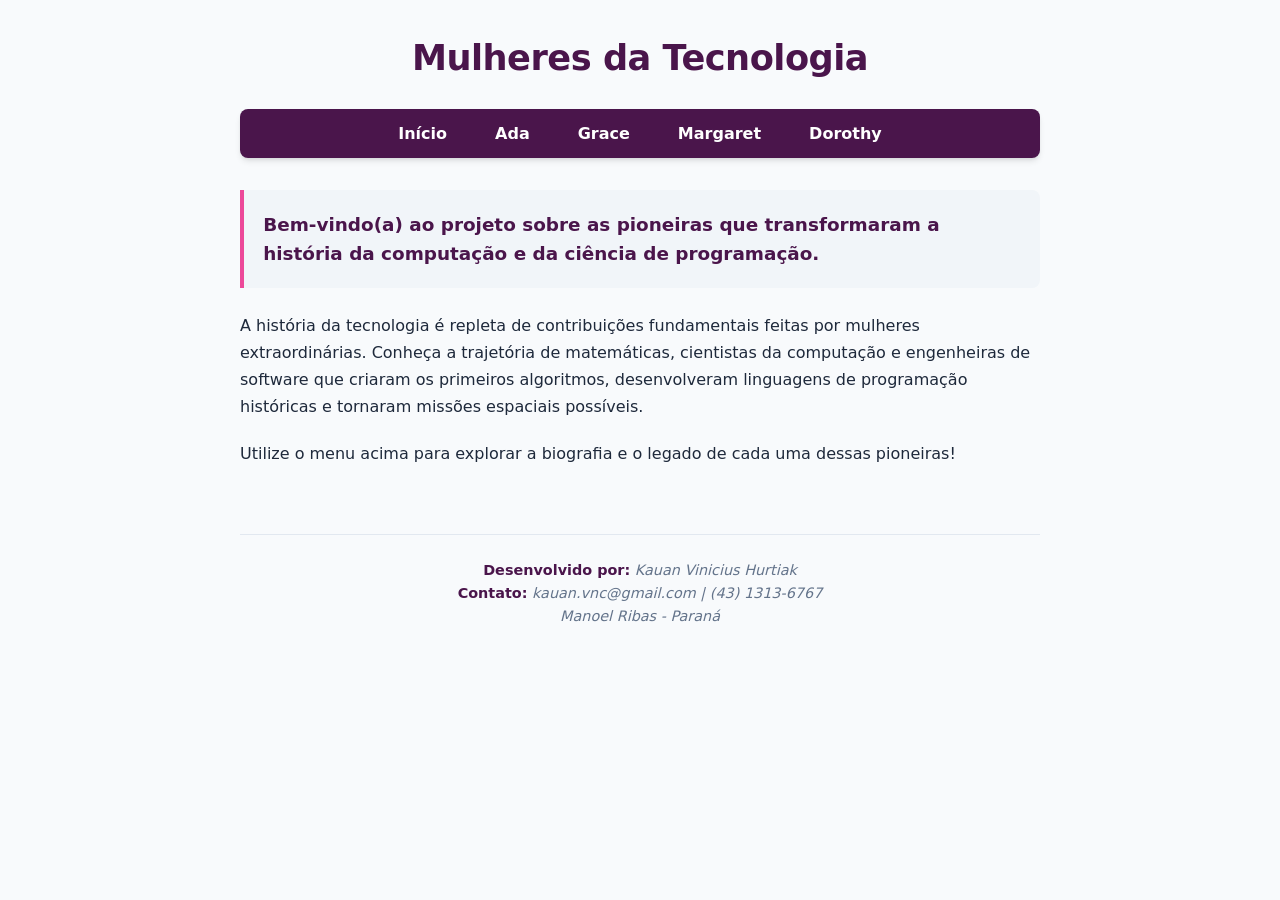
<file: index.html>
<!DOCTYPE html>
<html lang="pt-BR">

<head>
    <meta charset="UTF-8">
    <meta name="viewport" content="width=device-width, initial-scale=1.0">
    <title>Mulheres na Tecnologia - Página Inicial</title>
    <link rel="stylesheet" href="reset.css">
    <link rel="stylesheet" href="style.css"> 
</head>

<body>

    <header class="cabecalho">
        <h1 id="titulo">Mulheres da Tecnologia</h1>
    </header>
    
    <nav class="menu">
        <ul>
            <li><a href="index.html">Início</a></li>
            <li><a href="ada.html">Ada</a></li>
            <li><a href="grace.html">Grace</a></li>
            <li><a href="margareth.html">Margaret</a></li>
            <li><a href="dorothy.html">Dorothy</a></li>
        </ul>
    </nav>

    <main>
        <p class="titulo">
            Bem-vindo(a) ao projeto sobre as pioneiras que transformaram a história da computação e da ciência de programação.
        </p>

        <p class="texto">
            A história da tecnologia é repleta de contribuições fundamentais feitas por mulheres extraordinárias. Conheça a trajetória de matemáticas, cientistas da computação e engenheiras de software que criaram os primeiros algoritmos, desenvolveram linguagens de programação históricas e tornaram missões espaciais possíveis.
        </p>

        <p class="texto">
            Utilize o menu acima para explorar a biografia e o legado de cada uma dessas pioneiras!
        </p>
    </main>

    <footer>
        <p>
            <b>Desenvolvido por:</b> <i>Kauan Vinicius Hurtiak</i> <br>
            <b>Contato:</b> <i>kauan.vnc@gmail.com | (43) 1313-6767</i> <br>
            <i>Manoel Ribas - Paraná</i> 
        </p>
    </footer>

</body>

</html>
</file>
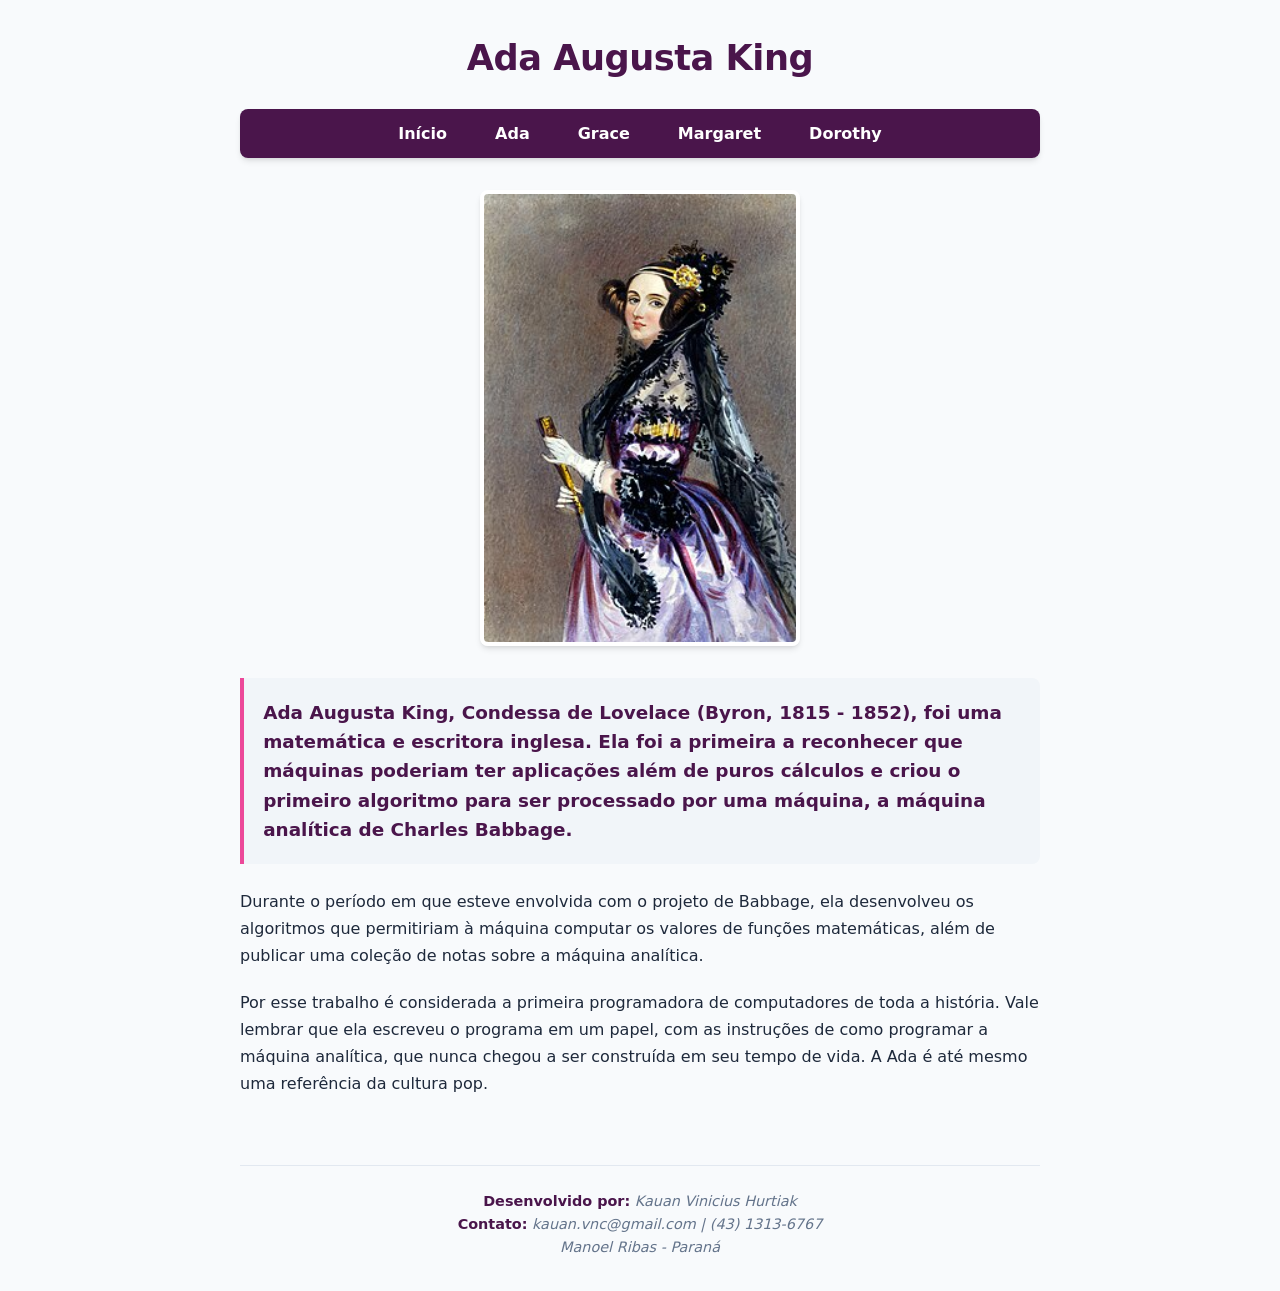
<file: ada.html>
<!DOCTYPE html>
<html lang="pt-BR">
<head>
    <meta charset="UTF-8">
    <meta name="viewport" content="width=device-width, initial-scale=1.0">
    <title>Ada Augusta King - Ada Lovelace</title>
    <link rel="stylesheet" href="reset.css">
    <link rel="stylesheet" href="style.css">
</head>

<body>
    <header class="cabecalho">
        <h1 id="titulo">Ada Augusta King</h1>
    </header>
  
    <nav class="menu">
        <ul>
            <li><a href="index.html">Início</a></li>
            <li><a href="ada.html">Ada</a></li>
            <li><a href="grace.html">Grace</a></li>
            <li><a href="margareth.html">Margaret</a></li>
            <li><a href="dorothy.html">Dorothy</a></li>
        </ul>
    </nav>

    <main>
        <img src="Ada-Augusta-King.jpg" alt="Retrato de Ada Lovelace" class="imgcentro">
        
        <p class="titulo">Ada Augusta King, Condessa de Lovelace (Byron, 1815 - 1852), foi uma matemática e escritora inglesa. Ela foi a primeira a reconhecer que máquinas poderiam ter aplicações além de puros cálculos e criou o primeiro algoritmo para ser processado por uma máquina, a máquina analítica de Charles Babbage.</p>

        <p class="texto">Durante o período em que esteve envolvida com o projeto de Babbage, ela desenvolveu os algoritmos que permitiriam à máquina computar os valores de funções matemáticas, além de publicar uma coleção de notas sobre a máquina analítica.</p> 

        <p class="texto">Por esse trabalho é considerada a primeira programadora de computadores de toda a história. Vale lembrar que ela escreveu o programa em um papel, com as instruções de como programar a máquina analítica, que nunca chegou a ser construída em seu tempo de vida. A Ada é até mesmo uma referência da cultura pop.</p>
    </main>

    <footer>
        <p>
            <b>Desenvolvido por:</b> <i>Kauan Vinicius Hurtiak</i> <br>
            <b>Contato:</b> <i>kauan.vnc@gmail.com | (43) 1313-6767</i> <br>
            <i>Manoel Ribas - Paraná</i> 
        </p>
    </footer>
</body>
</html>
</file>
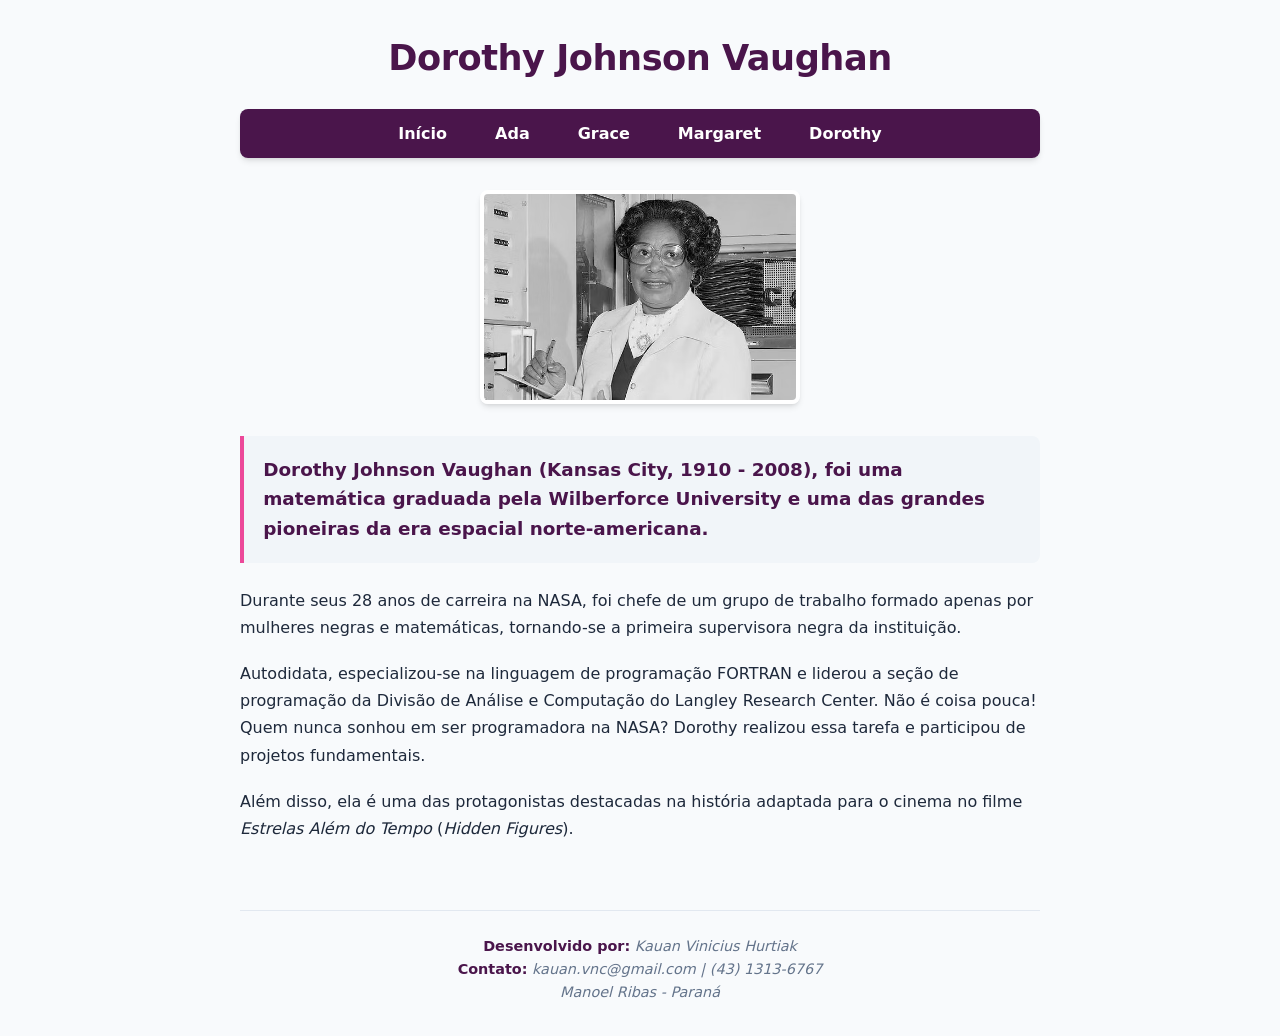
<file: dorothy.html>
<!DOCTYPE html>
<html lang="pt-BR">
<head>
    <meta charset="UTF-8">
    <meta name="viewport" content="width=device-width, initial-scale=1.0">
    <title>Dorothy Johnson Vaughan</title>
    <link rel="stylesheet" href="reset.css">
    <link rel="stylesheet" href="style.css">
</head>

<body>
    <header class="cabecalho">
        <h1 id="titulo">Dorothy Johnson Vaughan</h1>
    </header>
    
    <nav class="menu">
        <ul>
            <li><a href="index.html">Início</a></li>
            <li><a href="ada.html">Ada</a></li>
            <li><a href="grace.html">Grace</a></li>
            <li><a href="margareth.html">Margaret</a></li>
            <li><a href="dorothy.html">Dorothy</a></li>
        </ul>
    </nav>

    <main>
        <img src="Dorothy.avif" alt="Foto de Dorothy Johnson Vaughan" class="imgcentro">

        <p class="titulo">Dorothy Johnson Vaughan (Kansas City, 1910 - 2008), foi uma matemática graduada pela Wilberforce University e uma das grandes pioneiras da era espacial norte-americana.</p>

        <p class="texto">Durante seus 28 anos de carreira na NASA, foi chefe de um grupo de trabalho formado apenas por mulheres negras e matemáticas, tornando-se a primeira supervisora negra da instituição.</p>
            
        <p class="texto">Autodidata, especializou-se na linguagem de programação FORTRAN e liderou a seção de programação da Divisão de Análise e Computação do Langley Research Center. Não é coisa pouca! Quem nunca sonhou em ser programadora na NASA? Dorothy realizou essa tarefa e participou de projetos fundamentais.</p>
            
        <p class="texto">Além disso, ela é uma das protagonistas destacadas na história adaptada para o cinema no filme <i>Estrelas Além do Tempo</i> (<i>Hidden Figures</i>).</p>
    </main>

    <footer>
        <p>
            <b>Desenvolvido por:</b> <i>Kauan Vinicius Hurtiak</i> <br>
            <b>Contato:</b> <i>kauan.vnc@gmail.com | (43) 1313-6767</i> <br>
            <i>Manoel Ribas - Paraná</i> 
        </p>
    </footer>
</body>
</html>
</file>
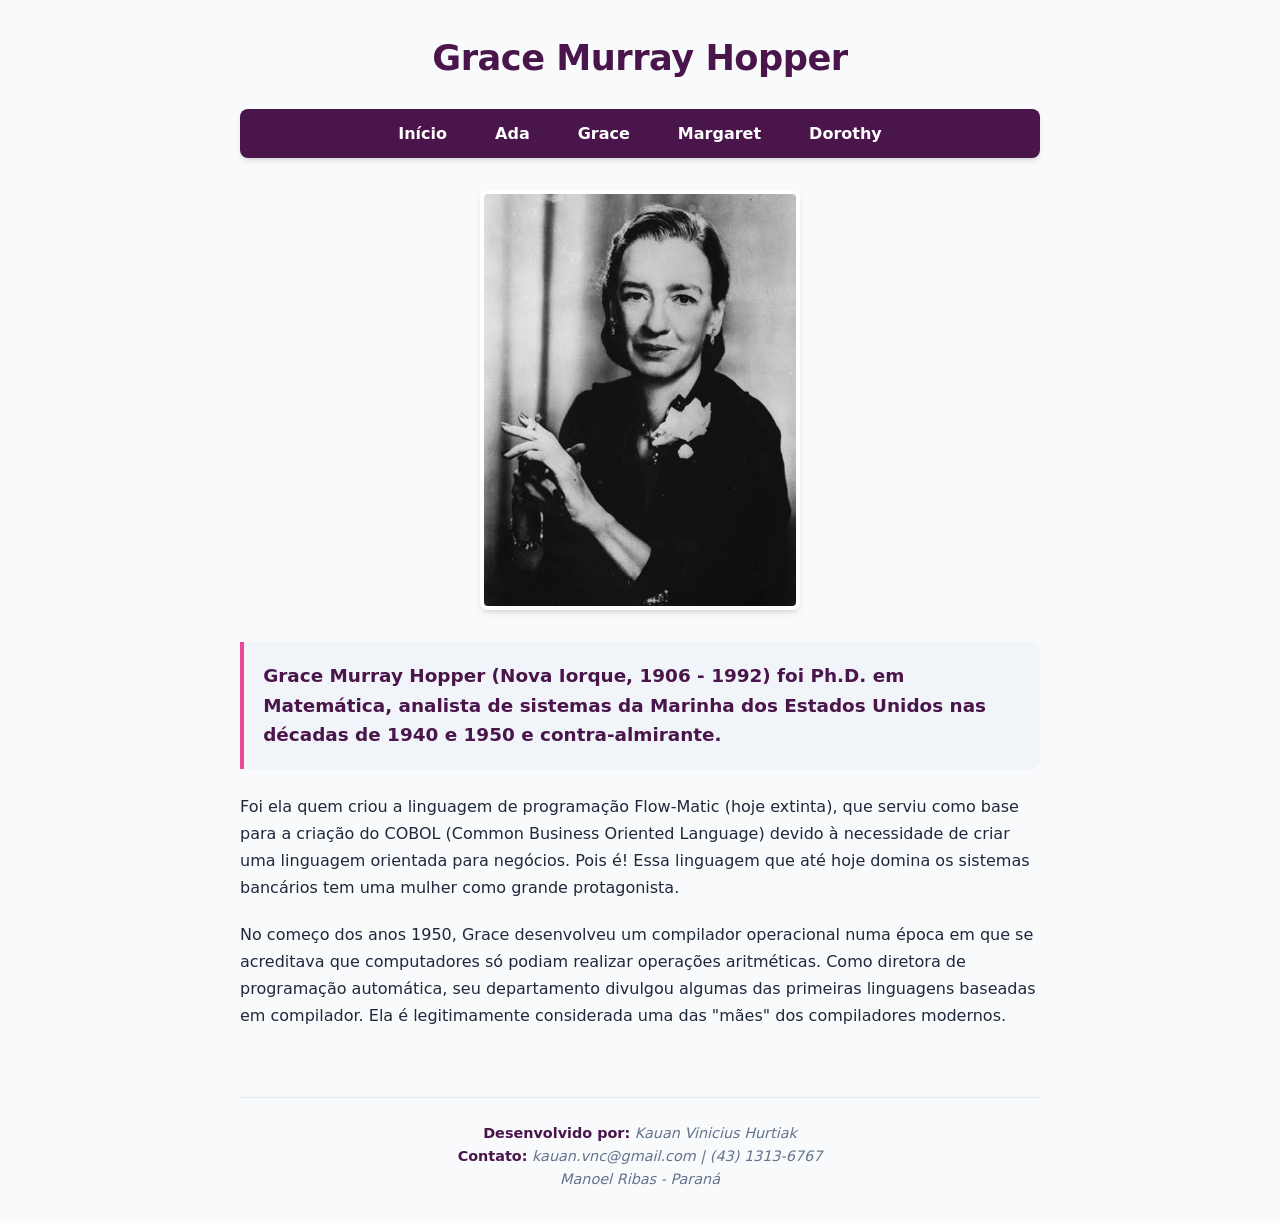
<file: grace.html>
<!DOCTYPE html>
<html lang="pt-BR">
<head>
    <meta charset="UTF-8">
    <meta name="viewport" content="width=device-width, initial-scale=1.0">
    <title>Grace Murray Hopper</title>
    <link rel="stylesheet" href="reset.css">
    <link rel="stylesheet" href="style.css">
</head>

<body>
    <header class="cabecalho">
        <h1 id="titulo">Grace Murray Hopper</h1>
    </header>

    <nav class="menu">
        <ul>
            <li><a href="index.html">Início</a></li>
            <li><a href="ada.html">Ada</a></li>
            <li><a href="grace.html">Grace</a></li>
            <li><a href="margareth.html">Margaret</a></li>
            <li><a href="dorothy.html">Dorothy</a></li>
        </ul>
    </nav>

    <main>
        <img src="Grace.jpeg" alt="Foto de Grace Murray Hopper" class="imgcentro">

        <p class="titulo">Grace Murray Hopper (Nova Iorque, 1906 - 1992) foi Ph.D. em Matemática, analista de sistemas da Marinha dos Estados Unidos nas décadas de 1940 e 1950 e contra-almirante.</p>

        <p class="texto">Foi ela quem criou a linguagem de programação Flow-Matic (hoje extinta), que serviu como base para a criação do COBOL (Common Business Oriented Language) devido à necessidade de criar uma linguagem orientada para negócios. Pois é! Essa linguagem que até hoje domina os sistemas bancários tem uma mulher como grande protagonista.</p>

        <p class="texto">No começo dos anos 1950, Grace desenvolveu um compilador operacional numa época em que se acreditava que computadores só podiam realizar operações aritméticas. Como diretora de programação automática, seu departamento divulgou algumas das primeiras linguagens baseadas em compilador. Ela é legitimamente considerada uma das "mães" dos compiladores modernos.</p>
    </main>

    <footer>
        <p>
            <b>Desenvolvido por:</b> <i>Kauan Vinicius Hurtiak</i> <br>
            <b>Contato:</b> <i>kauan.vnc@gmail.com | (43) 1313-6767</i> <br>
            <i>Manoel Ribas - Paraná</i> 
        </p>
    </footer>
</body>
</html>
</file>
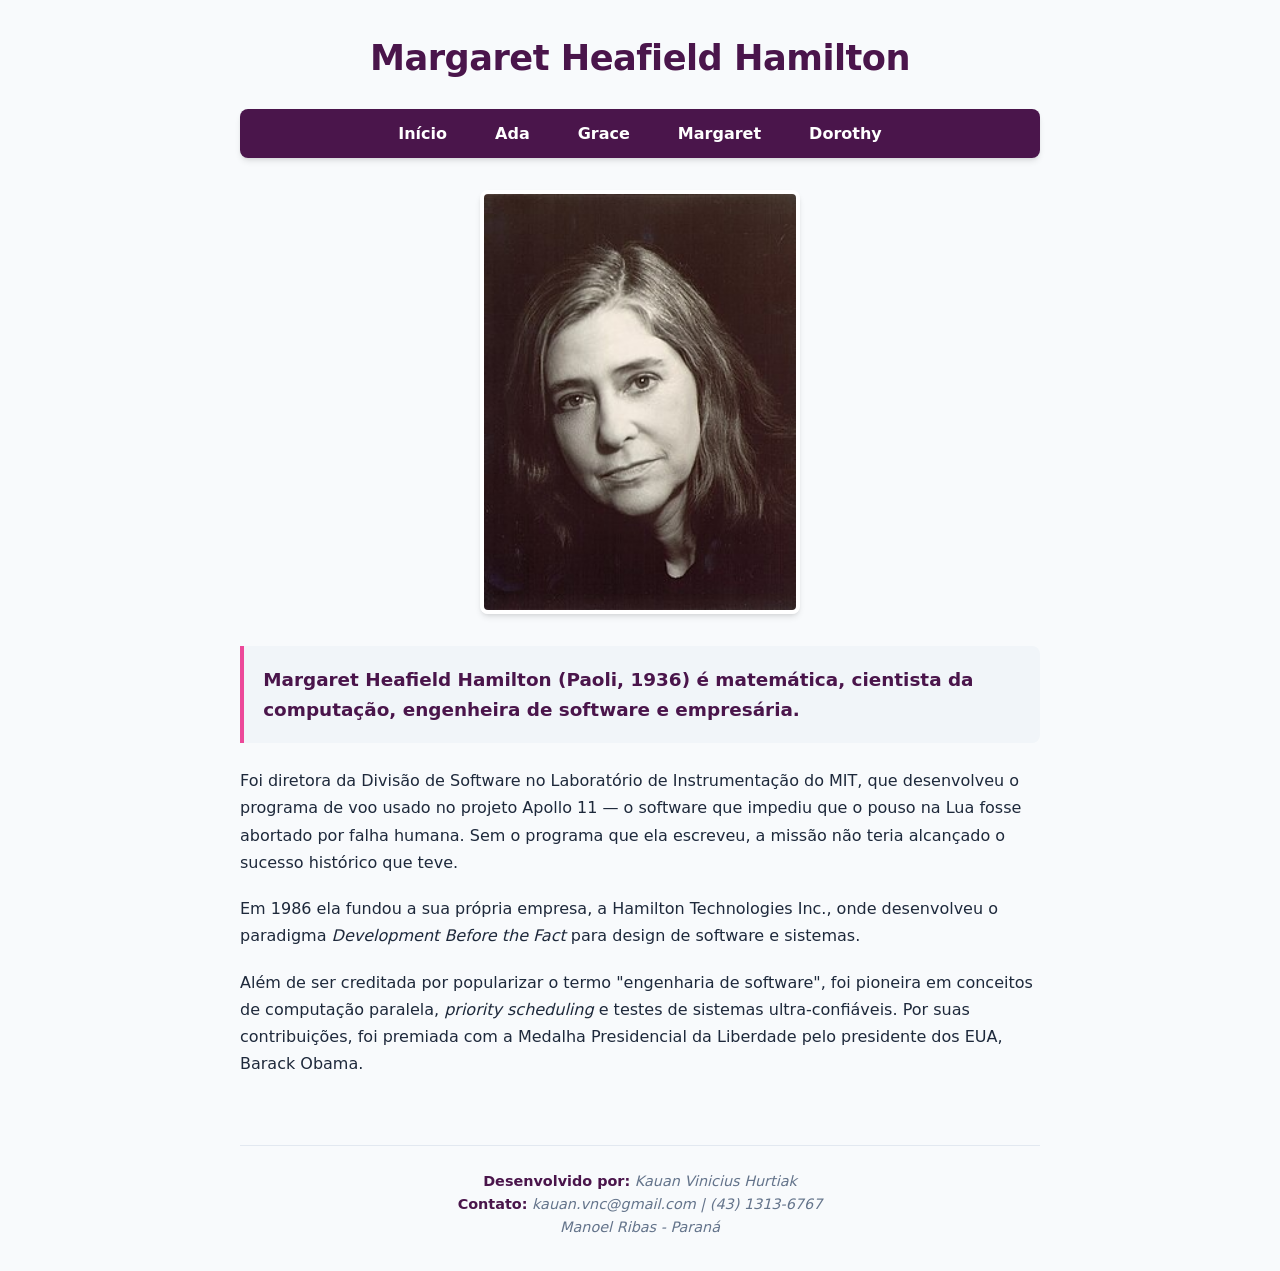
<file: margareth.html>
<!DOCTYPE html>
<html lang="pt-BR">
<head>
    <meta charset="UTF-8">
    <meta name="viewport" content="width=device-width, initial-scale=1.0">
    <title>Margaret Heafield Hamilton</title>
    <link rel="stylesheet" href="reset.css">
    <link rel="stylesheet" href="style.css">
</head>

<body>
    <header class="cabecalho"> 
        <h1 id="titulo">Margaret Heafield Hamilton</h1>
    </header>

    <nav class="menu">
        <ul>
            <li><a href="index.html">Início</a></li>
            <li><a href="ada.html">Ada</a></li>
            <li><a href="grace.html">Grace</a></li>
            <li><a href="margareth.html">Margaret</a></li>
            <li><a href="dorothy.html">Dorothy</a></li>
        </ul>
    </nav>

    <main>
        <img src="Margareth.jpg" alt="Foto de Margaret Heafield Hamilton" class="imgcentro">

        <p class="titulo">Margaret Heafield Hamilton (Paoli, 1936) é matemática, cientista da computação, engenheira de software e empresária.</p> 

        <p class="texto">Foi diretora da Divisão de Software no Laboratório de Instrumentação do MIT, que desenvolveu o programa de voo usado no projeto Apollo 11 — o software que impediu que o pouso na Lua fosse abortado por falha humana. Sem o programa que ela escreveu, a missão não teria alcançado o sucesso histórico que teve.</p> 

        <p class="texto">Em 1986 ela fundou a sua própria empresa, a Hamilton Technologies Inc., onde desenvolveu o paradigma <i>Development Before the Fact</i> para design de software e sistemas.</p>

        <p class="texto">Além de ser creditada por popularizar o termo "engenharia de software", foi pioneira em conceitos de computação paralela, <i>priority scheduling</i> e testes de sistemas ultra-confiáveis. Por suas contribuições, foi premiada com a Medalha Presidencial da Liberdade pelo presidente dos EUA, Barack Obama.</p>
    </main>

    <footer>
        <p>
            <b>Desenvolvido por:</b> <i>Kauan Vinicius Hurtiak</i> <br>
            <b>Contato:</b> <i>kauan.vnc@gmail.com | (43) 1313-6767</i> <br>
            <i>Manoel Ribas - Paraná</i> 
        </p>
    </footer>
</body>
</html>
</file>
<file: style.css>
/* ==========================================================================
   Variáveis Globais (Paleta de Cores e Fontes)
   ========================================================================== */
:root {
  --cor-primaria: #4a154b;      /* Roxo escuro elegante */
  --cor-secundaria: #6b21a8;    /* Roxo médio */
  --cor-destaque: #ec4899;      /* Rosa/Pink para hover e destaques */
  --cor-fundo: #f8fafc;         /* Cinza bem claro para o fundo */
  --cor-card: #ffffff;          /* Branco para áreas de conteúdo */
  --cor-texto: #1e293b;         /* Cinza escuro para excelente leitura */
  --cor-texto-suave: #64748b;   /* Cinza médio para detalhes */
  
  --sombra: 0 4px 6px -1px rgba(0, 0, 0, 0.1), 0 2px 4px -2px rgba(0, 0, 0, 0.1);
  --borda-raio: 8px;
}

/* ==========================================================================
   Estilos Gerais do Corpo
   ========================================================================== */
body {
  background-color: var(--cor-fundo);
  color: var(--cor-texto);
  display: flex;
  flex-direction: column;
  align-items: center;
  padding: 2rem 1rem;
}

/* Container para limitar a largura e centralizar o conteúdo principal */
main, header, nav, footer {
  width: 100%;
  max-width: 800px;
}

/* ==========================================================================
   Cabeçalho (Header)
   ========================================================================== */
.cabecalho, header {
  text-align: center;
  margin-bottom: 1.5rem;
}

#titulo {
  color: var(--cor-primaria);
  font-size: 2.2rem;
  font-weight: 700;
  letter-spacing: -0.5px;
}

/* ==========================================================================
   Navegação (Menu)
   ========================================================================== */
.menu {
  background-color: var(--cor-primaria);
  border-radius: var(--borda-raio);
  margin-bottom: 2rem;
  box-shadow: var(--sombra);
}

.menu ul {
  display: flex;
  justify-content: center;
  flex-wrap: wrap;
  gap: 1rem;
  padding: 0.8rem 1rem;
}

.menu a {
  color: #ffffff;
  font-weight: 600;
  padding: 0.5rem 1rem;
  border-radius: 4px;
  transition: background-color 0.2s ease, color 0.2s ease;
}

.menu a:hover {
  background-color: var(--cor-destaque);
  color: #ffffff;
}

/* ==========================================================================
   Imagens
   ========================================================================== */
.imgcentro {
  display: block;
  margin: 0 auto 2rem auto;
  border-radius: var(--borda-raio);
  box-shadow: var(--sombra);
  max-width: 320px;
  width: 100%;
  object-fit: cover;
  border: 4px solid var(--cor-card);
}

/* ==========================================================================
   Textos e Conteúdo
   ========================================================================== */
.titulo {
  font-size: 1.15rem;
  font-weight: 600;
  line-height: 1.6;
  color: var(--cor-primaria);
  background-color: #f1f5f9;
  padding: 1.2rem;
  border-left: 4px solid var(--cor-destaque);
  border-radius: 0 var(--borda-raio) var(--borda-raio) 0;
  margin-bottom: 1.5rem;
}

.texto {
  font-size: 1rem;
  line-height: 1.7;
  margin-bottom: 1.2rem;
  color: var(--cor-texto);
}

/* ==========================================================================
   Rodapé (Footer)
   ========================================================================== */
footer {
  margin-top: 3rem;
  padding-top: 1.5rem;
  border-top: 1px solid #e2e8f0;
  text-align: center;
  color: var(--cor-texto-suave);
  font-size: 0.9rem;
  line-height: 1.6;
}

footer b {
  color: var(--cor-primaria);
}

/* ==========================================================================
   Responsividade (Telas Menores / Celular)
   ========================================================================== */
@media (max-width: 600px) {
  #titulo {
    font-size: 1.75rem;
  }

  .menu ul {
    flex-direction: column;
    align-items: center;
    gap: 0.5rem;
  }

  .menu a {
    display: block;
    width: 100%;
    text-align: center;
  }
}
</file>
